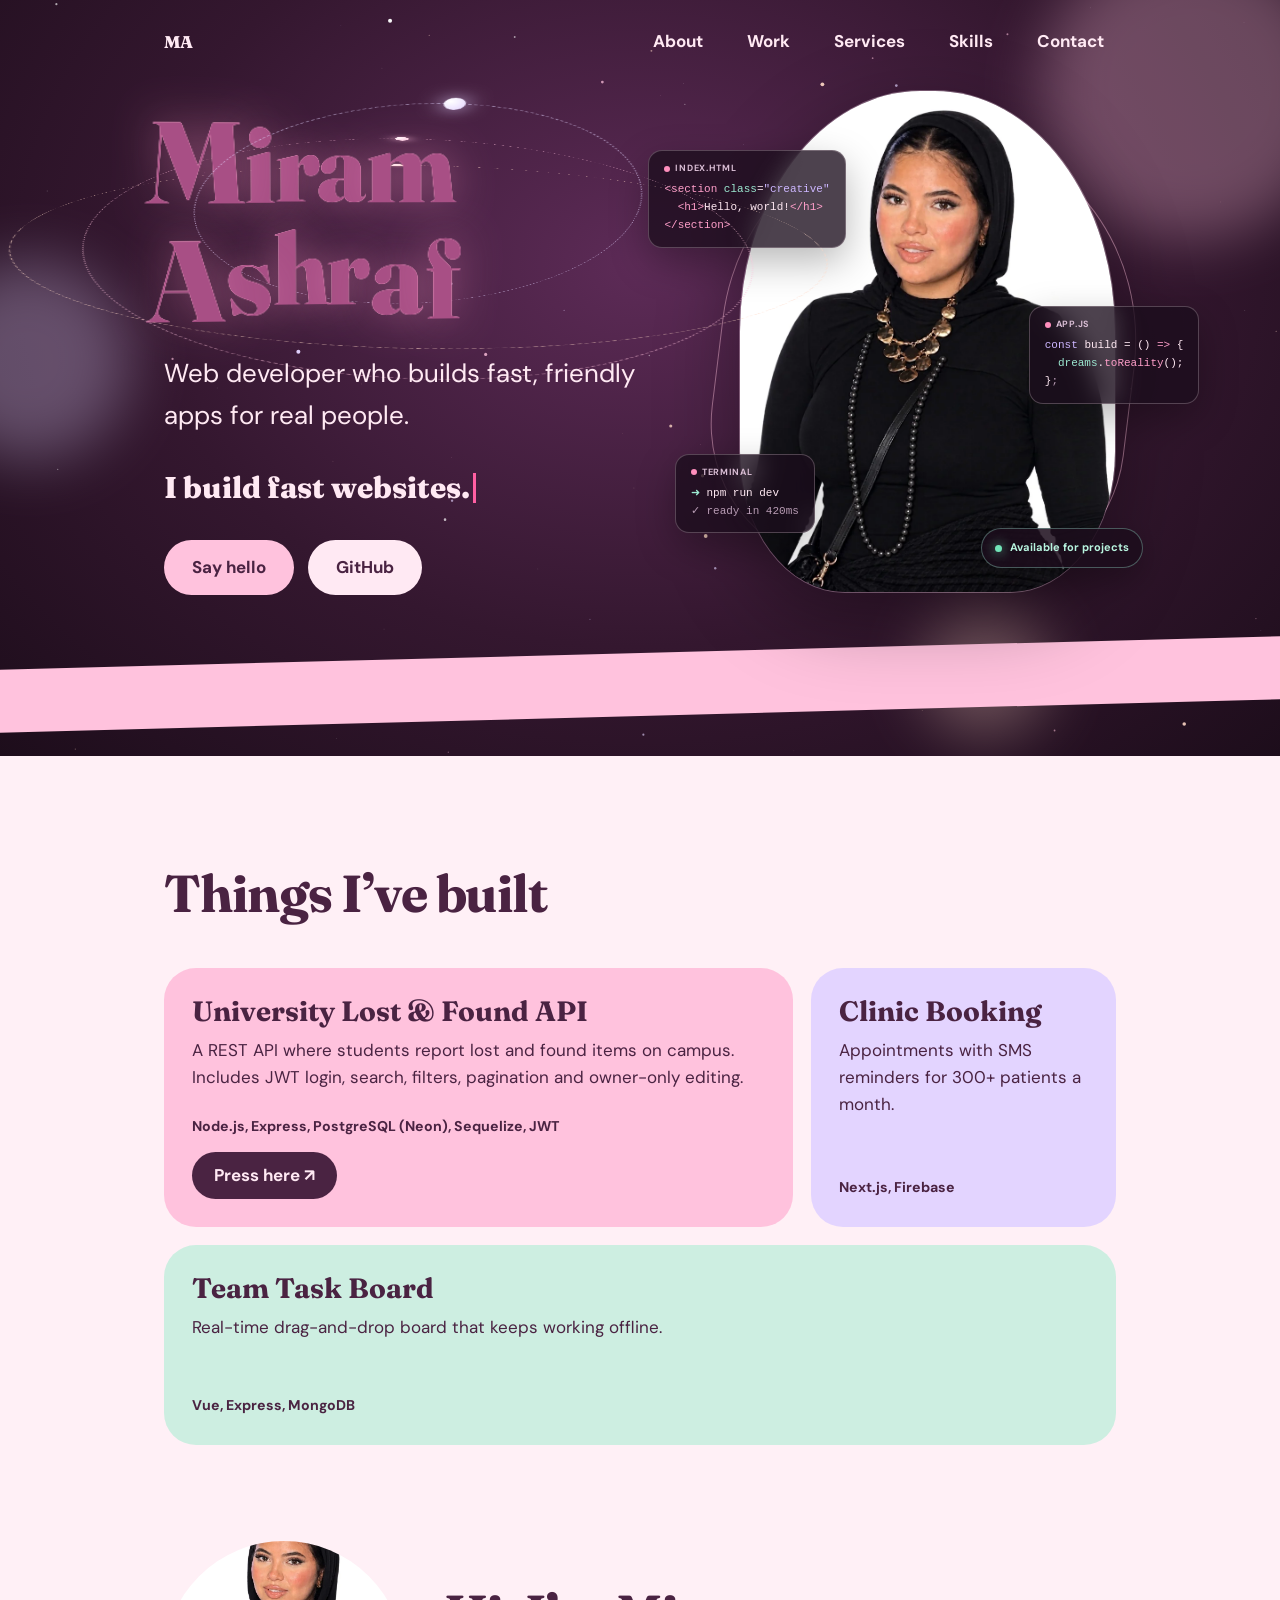
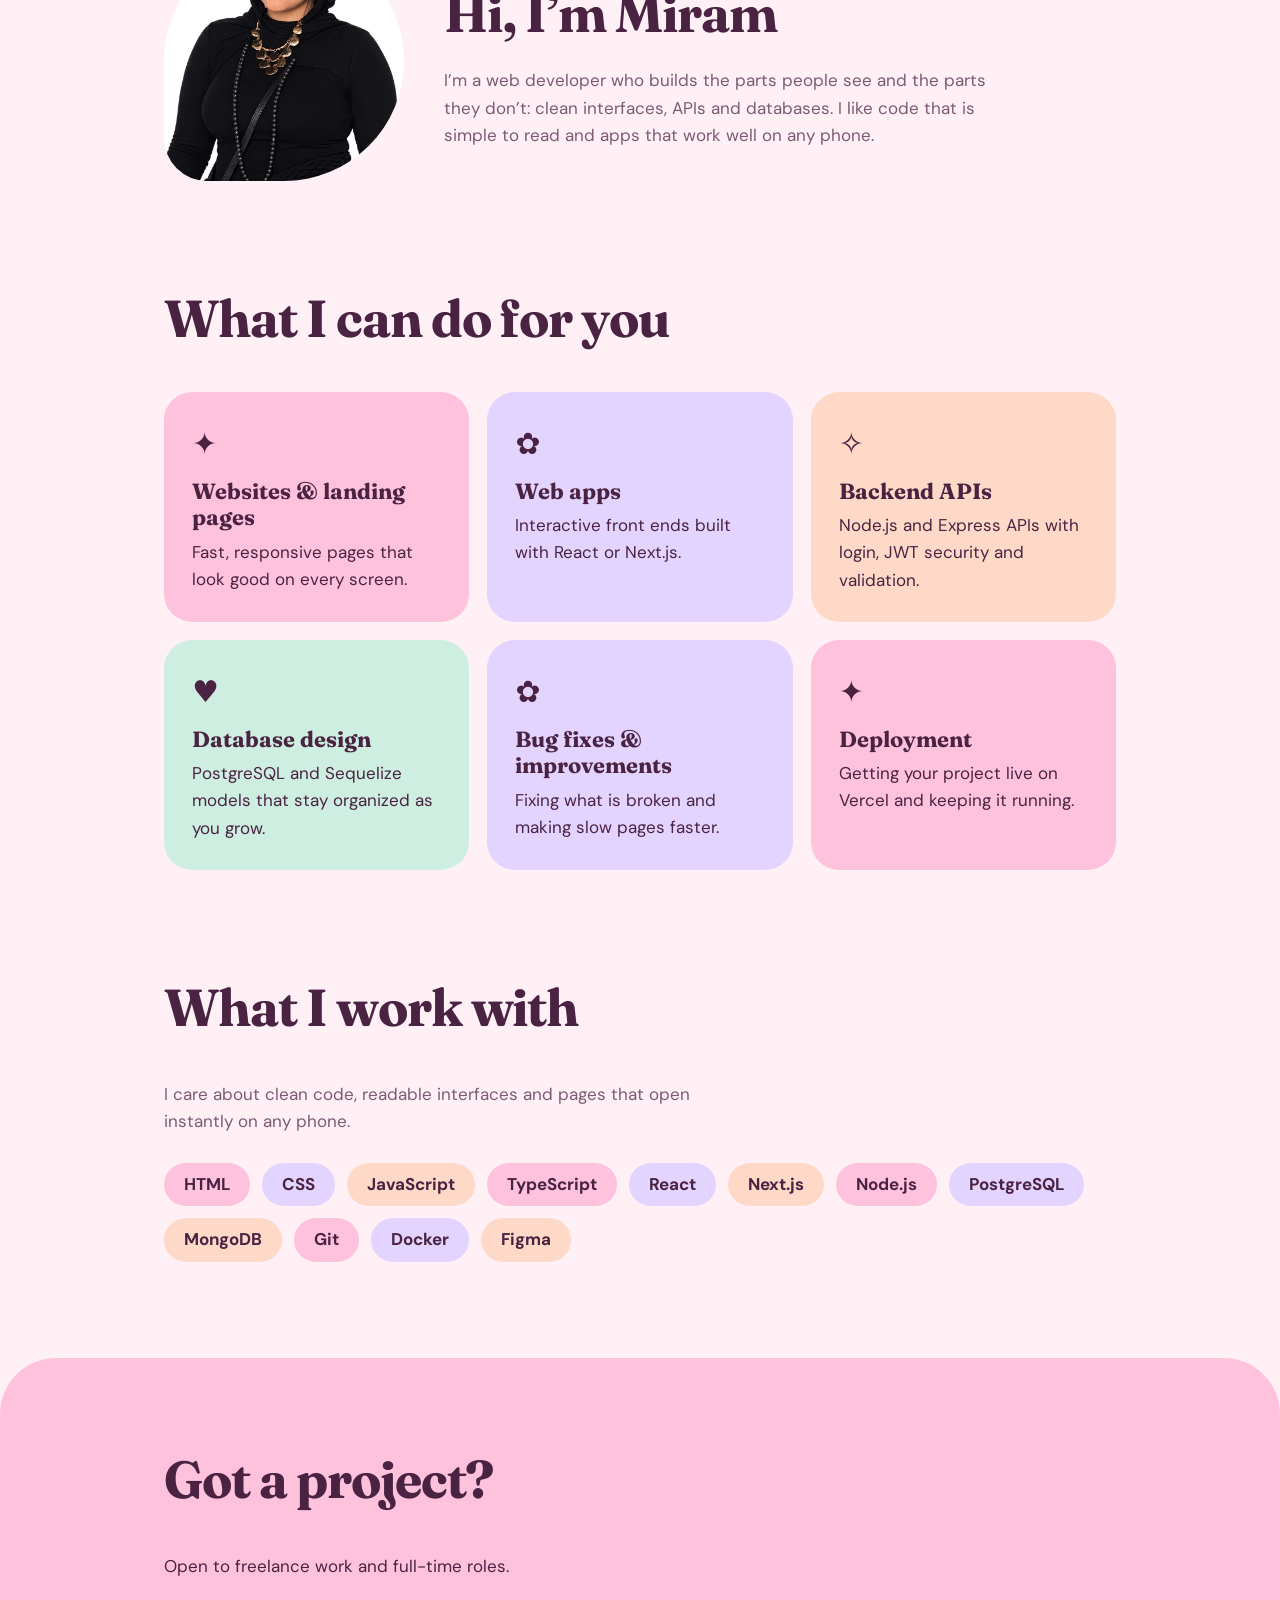
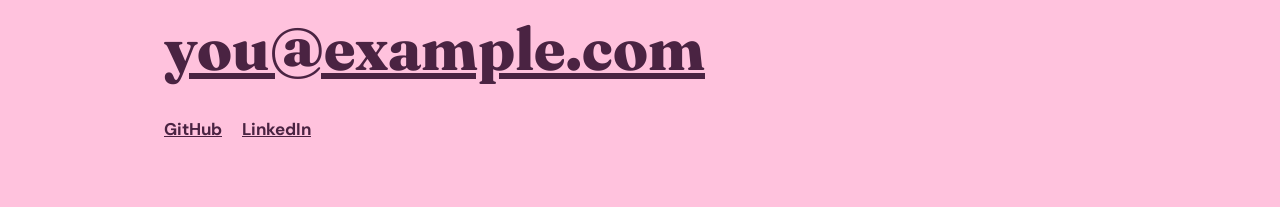
<file: index.html>
<!DOCTYPE html>
<html lang="en">
<head>
<meta charset="utf-8">
<meta name="viewport" content="width=device-width, initial-scale=1, viewport-fit=cover">
<title>Miram Ashraf – Web Developer</title>
<link rel="stylesheet" href="https://fonts.googleapis.com/css2?family=DM+Sans:wght@400;500;700&family=Fraunces:opsz,wght@9..144,600;9..144,800&display=swap">
<link rel="stylesheet" href="style.css">
</head>
<body>
<div class="prog" id="prog"></div><div class="glow" id="glow"></div>
<header class="hero">
<canvas id="stars"></canvas><span class="shoot" style="--t:7s;--d:1s;top:8%;left:12%"></span><span class="shoot" style="--t:9s;--d:4s;top:20%;left:55%"></span><span class="shoot" style="--t:11s;--d:7s;top:4%;left:78%"></span><span class="blob b1"></span><span class="blob b2"></span><span class="blob b3"></span>
<div class="wrap">
<nav><span>MA</span><span><a href="#about">About</a><a href="#work">Work</a><a href="#services">Services</a><a href="#skills">Skills</a><a href="#contact">Contact</a></span></nav>
<div class="hero-main">
<div class="hero-copy">
<h1 class="uni" aria-label="Miram Ashraf"><span class="scene" id="scene"><span class="ring" style="--w:min(640px,75vw);--t:26s;--c:#ffc2dd;--x:72deg"><i></i></span><span class="ring" style="--w:min(440px,58vw);--t:18s;--c:#e3d4ff;--x:-62deg;animation-direction:reverse"><i></i></span><span class="ring" style="--w:min(760px,95vw);--t:42s;--c:#ffd9c7;--x:80deg"><i></i></span><span class="line" data-t="Miram"></span><span class="line" data-t="Ashraf"></span></span></h1>
<p class="role">Web developer who builds fast, friendly apps for real people.</p>
<p class="type"><span id="tw"></span><i class="cur"></i></p>
<div class="btns"><a class="btn" href="#contact">Say hello</a><a class="btn gh" href="https://github.com/mytxg2zvdt-del" target="_blank" rel="noopener" style="animation-delay:1.8s">GitHub</a></div>
</div>
<div class="hero-portrait" aria-label="Portrait of Miram Ashraf">
<div class="code-float cf-html" aria-hidden="true"><div class="code-top"><span class="dot"></span> index.html</div><span class="pink">&lt;section</span> <span class="mint">class</span>=<span class="lilac">"creative"</span><br>&nbsp;&nbsp;<span class="pink">&lt;h1&gt;</span>Hello, world!<span class="pink">&lt;/h1&gt;</span><br><span class="pink">&lt;/section&gt;</span></div>
<div class="code-float cf-js" aria-hidden="true"><div class="code-top"><span class="dot"></span> app.js</div><span class="lilac">const</span> build = () <span class="pink">=&gt;</span> {<br>&nbsp;&nbsp;<span class="mint">dreams</span>.<span class="pink">toReality</span>();<br>}<span class="muted">;</span></div>
<div class="code-float cf-terminal" aria-hidden="true"><div class="code-top"><span class="dot"></span> terminal</div><span class="mint">➜</span> npm run dev<br><span class="muted">✓ ready in 420ms</span></div>
<div class="cf-status" aria-hidden="true"><i></i> Available for projects</div>
<img src="[data-uri]" alt="Miram Ashraf, web developer" fetchpriority="high"></div>
</div>
</div>
<div class="strip" aria-hidden="true"><div>React ✿ Next.js ✿ Node.js ✿ TypeScript ✿ PostgreSQL ✿ Figma ✿ React ✿ Next.js ✿ Node.js ✿ TypeScript ✿</div></div>
</header>

<section id="work"><div class="wrap">
<h2 class="rv">Things I’ve built</h2>
<div class="grid">
<a class="tile t1 rv" href="https://github.com/mytxg2zvdt-del" target="_blank" rel="noopener" aria-label="Open University Lost and Found API project on GitHub"><div><h3>University Lost &amp; Found API</h3><p>A REST API where students report lost and found items on campus. Includes JWT login, search, filters, pagination and owner-only editing.</p></div><small>Node.js, Express, PostgreSQL (Neon), Sequelize, JWT</small><span class="press">Press here ↗</span></a>
<a class="tile t2 rv" href="#"><div><h3>Clinic Booking</h3><p>Appointments with SMS reminders for 300+ patients a month.</p></div><small>Next.js, Firebase</small></a>
<a class="tile t3 rv" href="#"><div><h3>Team Task Board</h3><p>Real-time drag-and-drop board that keeps working offline.</p></div><small>Vue, Express, MongoDB</small></a>
</div>
</div></section>

<section id="about"><div class="wrap">
<div class="about-grid rv">
<div class="photo" id="photo"><img src="[data-uri]" alt="Miram Ashraf portrait"></div>
<div><h2>Hi, I’m Miram</h2><p class="bio">I’m a web developer who builds the parts people see and the parts they don’t: clean interfaces, APIs and databases. I like code that is simple to read and apps that work well on any phone.</p></div>
</div>
</div></section>

<section id="services"><div class="wrap">
<h2 class="rv">What I can do for you</h2>
<div class="svc">
<div class="sv rv" style="--bg:var(--pink)"><b>✦</b><h3>Websites &amp; landing pages</h3><p>Fast, responsive pages that look good on every screen.</p></div>
<div class="sv rv" style="--bg:var(--lilac)"><b>✿</b><h3>Web apps</h3><p>Interactive front ends built with React or Next.js.</p></div>
<div class="sv rv" style="--bg:var(--peach)"><b>✧</b><h3>Backend APIs</h3><p>Node.js and Express APIs with login, JWT security and validation.</p></div>
<div class="sv rv" style="--bg:var(--mint)"><b>♥</b><h3>Database design</h3><p>PostgreSQL and Sequelize models that stay organized as you grow.</p></div>
<div class="sv rv" style="--bg:var(--lilac)"><b>✿</b><h3>Bug fixes &amp; improvements</h3><p>Fixing what is broken and making slow pages faster.</p></div>
<div class="sv rv" style="--bg:var(--pink)"><b>✦</b><h3>Deployment</h3><p>Getting your project live on Vercel and keeping it running.</p></div>
</div>
</div></section>

<section id="skills"><div class="wrap">
<h2 class="rv">What I work with</h2>
<p class="about rv">I care about clean code, readable interfaces and pages that open instantly on any phone.</p>
<div class="skills rv"><span>HTML</span><span>CSS</span><span>JavaScript</span><span>TypeScript</span><span>React</span><span>Next.js</span><span>Node.js</span><span>PostgreSQL</span><span>MongoDB</span><span>Git</span><span>Docker</span><span>Figma</span></div>
</div></section>

<footer class="contact" id="contact"><div class="wrap">
<h2 class="rv">Got a project?</h2>
<p class="rv">Open to freelance work and full-time roles.</p>
<p class="rv"><a class="mail" href="mailto:you@example.com">you@example.com</a></p>
<a class="s" href="https://github.com/mytxg2zvdt-del" target="_blank" rel="noopener">GitHub</a><a class="s" href="#">LinkedIn</a>
</div></footer>
<script src="script.js" defer></script>
</body>
</html>
</file>
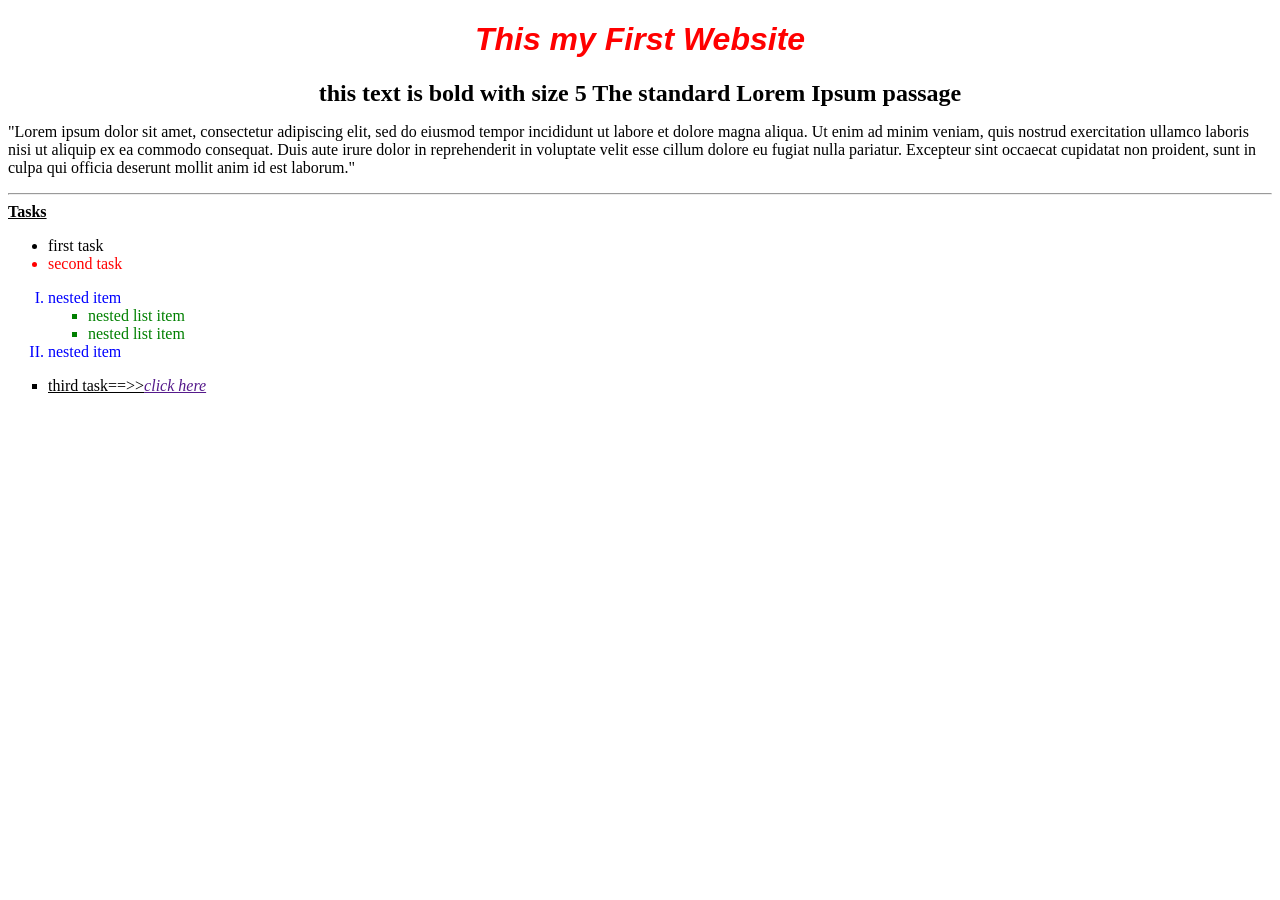
<file: miram.html>
<!DOCTYPE html>
<html>
<head>
<h1 align="middle" style="color: red;"><i><font face="Arial" size="6">This my First Website</font></i></h1>
</head>
<body>
<p align="center"><font size="5"><b>this text is bold with size 5 The standard Lorem Ipsum passage</b></font></p>
<p>"Lorem ipsum dolor sit amet, consectetur adipiscing elit, sed do eiusmod tempor incididunt ut labore et dolore magna aliqua. Ut enim ad minim veniam, quis nostrud exercitation ullamco laboris nisi ut aliquip
ex ea commodo consequat. Duis aute irure dolor in reprehenderit in voluptate velit esse cillum dolore eu fugiat nulla pariatur. Excepteur sint occaecat cupidatat non proident, sunt in culpa qui officia deserunt
mollit anim id est laborum."</p><hr>
<b><ins><font face="">Tasks</font></ins></b><br>
<ul>
<li>first task</li>
<li style="color: red" >second task</li></ul>
<ol type="I" start="I">
<li style="color: blue;"> nested item</li>
<ul type="square">
<li style="color: green;">nested list item</li>
<li style="color: green;">nested list item</li>

</ul>
<li style="color: blue;">nested item</li>
</ol>
<ul type="square">
<li><ins>third task==>></ins><dfn><a href="">click here</a></dfn></li>
</ul>
</body>

</html>
</file>
<file: style.css>
:root{--bg:#fff0f6;--pink:#ffc2dd;--lilac:#e3d4ff;--peach:#ffd9c7;--mint:#cdeee1;--ink:#4a2342;--mute:#7d5a74;--card-ink:#4a2342;
box-sizing:border-box;padding-top:env(safe-area-inset-top,0px);padding-bottom:env(safe-area-inset-bottom,0px);color-scheme:light}
@media (prefers-color-scheme:dark){:root:not([data-theme="light"]){--bg:#2a1428;--ink:#ffe9f3;--mute:#d4a9c4;color-scheme:dark}}
:root[data-theme="dark"]{--bg:#2a1428;--ink:#ffe9f3;--mute:#d4a9c4;color-scheme:dark}
html{scroll-padding-top:env(safe-area-inset-top,0px);scroll-behavior:smooth}
*{box-sizing:border-box}
body{margin:0;background:var(--bg);color:var(--ink);font:400 17px/1.6 "DM Sans",system-ui,-apple-system,"Segoe UI",sans-serif;overflow-x:hidden}
.wrap{max-width:1000px;margin:0 auto;padding:0 24px;position:relative}
nav{display:flex;justify-content:space-between;padding-top:24px;font-weight:700;position:relative;z-index:2}
nav a{color:var(--ink);text-decoration:none;margin-left:20px;padding:4px 12px;border-radius:99px;transition:background .25s,transform .25s;display:inline-block}
nav a:hover,nav a:focus-visible{background:var(--pink);color:#4a2342;transform:translateY(-3px) rotate(-3deg);outline:none}
.hero{position:relative;padding-bottom:40px;overflow:hidden}
.blob{position:absolute;border-radius:50%;filter:blur(2px);opacity:.85;animation:float 9s ease-in-out infinite}
.b1{width:300px;height:300px;background:var(--pink);top:-60px;right:-60px}
.b2{width:200px;height:200px;background:var(--lilac);top:260px;left:-70px;animation-delay:-3s;animation-duration:11s}
.b3{width:130px;height:130px;background:var(--peach);bottom:20px;right:18%;animation-delay:-6s;animation-duration:8s}
@keyframes float{0%,100%{transform:translate(0,0) scale(1)}33%{transform:translate(24px,-30px) scale(1.08)}66%{transform:translate(-20px,18px) scale(.95)}}
h1{font-family:"Fraunces",Georgia,serif;font-weight:800;font-size:clamp(54px,14vw,150px);line-height:.95;letter-spacing:-.03em;margin:72px 0 20px;position:relative}
h1 .l{display:inline-block;transform:translateY(110%) rotate(8deg);opacity:0;animation:rise .8s cubic-bezier(.2,.9,.3,1.2) forwards;animation-delay:calc(var(--i)*70ms + 200ms);transition:transform .3s}
h1 .l:hover{transform:translateY(-10px) rotate(-6deg);color:#ff5fa2}
h1 .line{display:block;overflow:hidden;padding-bottom:.08em}
@keyframes rise{to{transform:none;opacity:1}}
.role{font-size:clamp(18px,3vw,26px);max-width:26em;margin:0 0 28px;position:relative;opacity:0;animation:fade 1s 1.3s forwards}
@keyframes fade{to{opacity:1}}
.btn{display:inline-block;background:var(--pink);color:#4a2342;font-weight:700;padding:14px 28px;border-radius:99px;text-decoration:none;position:relative;opacity:0;animation:fade 1s 1.6s forwards;transition:transform .25s,box-shadow .25s}
.btn:hover{transform:scale(1.08) rotate(-2deg);box-shadow:0 10px 0 #ff9ccb}
.btn:focus-visible,.tile:focus-visible{outline:4px solid #ff5fa2;outline-offset:3px}
.strip{background:var(--pink);color:#4a2342;padding:14px 0;white-space:nowrap;overflow:hidden;font-family:"Fraunces",serif;font-weight:800;font-size:22px;transform:rotate(-1.5deg);margin:24px -20px 0}
.strip div{display:inline-block;padding-left:100%;animation:go 26s linear infinite}
@keyframes go{to{transform:translateX(-100%)}}
section{padding:96px 0 0}
h2{font-family:"Fraunces",serif;font-size:clamp(32px,6vw,52px);letter-spacing:-.02em;margin:0 0 32px}
.grid{display:grid;grid-template-columns:repeat(6,1fr);gap:18px}
.tile{padding:28px;border-radius:32px;color:#4a2342;text-decoration:none;display:flex;flex-direction:column;justify-content:space-between;min-height:250px;transition:transform .4s cubic-bezier(.2,.9,.3,1.3),border-radius .4s}
.tile:hover{transform:translateY(-10px) rotate(-1.5deg);border-radius:60px 32px 60px 32px}
.tile h3{font-family:"Fraunces",serif;font-size:28px;line-height:1.1;margin:0 0 10px}
.tile p{margin:0}
.tile small{font-weight:700;margin-top:24px;display:block}
.t1{grid-column:span 4;background:var(--pink);position:relative;overflow:visible}
.t2{grid-column:span 2;background:var(--lilac)}
.t3{grid-column:span 6;background:var(--mint);min-height:200px}
.about{max-width:34em;color:var(--mute);margin:0 0 28px}
.skills{display:flex;flex-wrap:wrap;gap:12px}
.skills span{background:var(--pink);color:#4a2342;border-radius:99px;padding:8px 20px;font-weight:700;transition:transform .3s cubic-bezier(.2,.9,.3,1.6)}
.skills span:nth-child(3n+2){background:var(--lilac)}
.skills span:nth-child(3n){background:var(--peach)}
.skills span:hover{transform:scale(1.2) rotate(-5deg)}
.contact{margin-top:96px;background:var(--pink);color:#4a2342;padding:80px 0 64px;border-radius:56px 56px 0 0}
.contact p{margin:0 0 20px}
.mail{font-family:"Fraunces",serif;font-weight:800;font-size:clamp(24px,6vw,60px);color:#4a2342;word-break:break-all;background:linear-gradient(#fff 0 0) 0 100%/0 .12em no-repeat;transition:background-size .5s}
.mail:hover,.mail:focus-visible{background-size:100% .12em;outline:none}
.contact a.s{color:#4a2342;font-weight:700;margin-right:20px}
.rv{opacity:0;transform:translateY(40px) scale(.97);transition:opacity .8s,transform .8s cubic-bezier(.2,.9,.3,1)}
.rv.on{opacity:1;transform:none}
.grid .rv:nth-child(2){transition-delay:.12s}.grid .rv:nth-child(3){transition-delay:.24s}
.type{font-family:"Fraunces",serif;font-weight:800;font-size:clamp(20px,3.4vw,30px);margin:0 0 28px;position:relative;min-height:1.5em}
.cur{display:inline-block;width:3px;height:1em;background:#ff5fa2;margin-left:3px;vertical-align:-.15em;animation:blink 1s steps(2) infinite}
@keyframes blink{50%{opacity:0}}
.sp{position:absolute;bottom:-30px;font-size:var(--s);opacity:0;pointer-events:none;animation:up var(--d) linear infinite;animation-delay:var(--w)}
@keyframes up{10%{opacity:.9}100%{transform:translateY(-640px) rotate(220deg);opacity:0}}
.btns{display:flex;gap:14px;flex-wrap:wrap}
.btn.gh{background:var(--ink);color:var(--bg)}
.btn.gh:hover{animation:wig .5s}
@keyframes wig{25%{transform:rotate(-6deg) scale(1.1)}75%{transform:rotate(6deg) scale(1.1)}}
.contact a.s:hover{display:inline-block;animation:wig .5s}
.tile{will-change:transform}
.hero{background:radial-gradient(ellipse at 50% 35%,#5d2b57 0%,#34172f 55%,#1d0d1b 100%);color:#ffe9f3}
.hero .wrap{text-align:center}
.hero nav a{color:#ffe9f3}
.hero nav span:first-child{font-weight:800;font-family:"Fraunces",serif}
.hero .btn.gh{background:#ffe9f3;color:#4a2342}
.hero .btns{justify-content:center}
.hero .role{margin-left:auto;margin-right:auto}
.hero .blob{opacity:.3;filter:blur(30px)}
#stars{position:absolute;inset:0;width:100%;height:100%;z-index:0}
.uni{perspective:1000px;margin:64px 0 24px;text-align:center}
.scene{display:block;position:relative;transform-style:preserve-3d}
.uni .line{display:block;overflow:visible;transform-style:preserve-3d}
.uni .l{position:relative;transform-style:preserve-3d;text-shadow:0 0 40px rgba(255,150,200,.45)}
.uni .l::before,.uni .l::after{content:attr(data-c);position:absolute;left:0;top:0;text-shadow:none}
.uni .l::before{transform:translateZ(-14px);color:#ff8fc0}
.uni .l::after{transform:translateZ(-28px);color:#a84f85}
.uni .l:hover{translate:0 -16px}
@keyframes rise{to{transform:translateZ(var(--z,0px));opacity:1}}
.ring{position:absolute;left:50%;top:50%;width:var(--w);height:var(--w);margin:calc(var(--w)/-2) 0 0 calc(var(--w)/-2);border:1px dashed color-mix(in srgb,var(--c) 60%,transparent);border-radius:50%;transform:rotateX(var(--x)) rotateZ(0);animation:spin var(--t) linear infinite;pointer-events:none}
.ring i{position:absolute;top:-9px;left:50%;width:18px;height:18px;border-radius:50%;background:radial-gradient(circle at 30% 30%,#fff,var(--c));box-shadow:0 0 20px var(--c)}
@keyframes spin{to{transform:rotateX(var(--x)) rotateZ(360deg)}}
.shoot{position:absolute;width:130px;height:2px;background:linear-gradient(90deg,transparent,#fff);opacity:0;transform:rotate(25deg);animation:shoot var(--t) linear infinite;animation-delay:var(--d);pointer-events:none}
@keyframes shoot{0%{opacity:0;translate:0 0}2%{opacity:1}10%{opacity:0;translate:520px 242px}100%{opacity:0;translate:520px 242px}}
.prog{position:fixed;top:0;left:0;right:0;height:4px;background:linear-gradient(90deg,#ff8fc0,#c9a8ff,#ffb48f);transform-origin:0 50%;transform:scaleX(0);z-index:50}
.glow{position:fixed;left:0;top:0;width:380px;height:380px;margin:-190px 0 0 -190px;border-radius:50%;background:radial-gradient(circle,rgba(255,140,195,.28),transparent 65%);pointer-events:none;z-index:-1}
.skills span{animation:bob 3.2s ease-in-out infinite}
.skills span:nth-child(even){animation-delay:-1.6s}
.skills span:nth-child(3n){animation-delay:-.8s}
@keyframes bob{50%{translate:0 -8px}}
.press{display:inline-block;align-self:flex-start;margin-top:14px;background:#4a2342;color:#ffe9f3;font-weight:700;padding:10px 22px;border-radius:99px;animation:pulse 1.8s ease-in-out infinite}
@keyframes pulse{0%,100%{box-shadow:0 0 0 0 rgba(74,35,66,.45)}50%{box-shadow:0 0 0 12px rgba(74,35,66,0)}}
.about-grid{display:grid;grid-template-columns:240px 1fr;gap:40px;align-items:center}
.photo{width:240px;height:240px;background:var(--lilac);color:#4a2342;display:grid;place-items:center;align-content:center;overflow:hidden;border-radius:50% 50% 50% 18%;animation:morph 9s ease-in-out infinite;font:800 64px/1 "Fraunces",serif;text-align:center}
.photo small{font:600 14px "DM Sans",sans-serif}
.photo img{width:100%;height:100%;object-fit:cover;display:block}
@keyframes morph{0%,100%{border-radius:50% 50% 50% 18%}33%{border-radius:42% 58% 38% 62%}66%{border-radius:60% 40% 55% 45%}}
.bio{color:var(--mute);max-width:32em;margin:0}
.about-grid h2{margin-bottom:12px}
.svc{display:grid;grid-template-columns:repeat(auto-fit,minmax(250px,1fr));gap:18px}
.sv{background:var(--bg-c,var(--bg));background:var(--bg);color:#4a2342;border-radius:28px;padding:28px;transition:transform .4s cubic-bezier(.2,.9,.3,1.4),border-radius .4s}
.sv:hover{transform:translateY(-8px) rotate(1.5deg);border-radius:50px 28px 50px 28px}
.sv b{display:block;font-size:30px;margin-bottom:10px;transition:transform .5s}
.sv:hover b{transform:rotate(180deg) scale(1.3)}
.sv h3{font-family:"Fraunces",serif;font-size:22px;line-height:1.2;margin:0 0 8px}
.sv p{margin:0}
@media(max-width:640px){.about-grid{grid-template-columns:1fr;justify-items:center;text-align:center}}
@media (prefers-reduced-motion:reduce){.sp,.shoot{display:none}}
@media(max-width:640px){.t1,.t2,.t3{grid-column:span 6}.tile{min-height:200px}}
@media (prefers-reduced-motion:reduce){*{animation:none!important;transition:none!important}h1 .l,.role,.btn,.rv{opacity:1;transform:none}}

/* Hero portrait: animated profile photo on the first screen */
.hero .wrap{text-align:left;z-index:1}
.hero nav{align-items:center}
.hero nav span:last-child{display:flex;flex-wrap:wrap;justify-content:flex-end}
.hero-main{display:grid;grid-template-columns:minmax(0,1.15fr) minmax(260px,.85fr);align-items:center;gap:clamp(24px,5vw,70px);min-height:570px;padding:24px 0 30px;position:relative;z-index:1}
.hero-copy{min-width:0;position:relative;z-index:2}
.hero h1.uni{font-size:clamp(54px,8.2vw,112px);margin:28px 0 22px;text-align:left;}
.hero .scene{display:block}
.hero .uni .line{white-space:nowrap}
.hero .role{margin-left:0;margin-right:0;max-width:22em}
.hero .type{min-height:1.5em}
.hero .btns{justify-content:flex-start}
.hero-portrait{position:relative;justify-self:center;width:min(100%,390px);aspect-ratio:3/4;isolation:isolate;animation:portrait-enter 1s .35s both cubic-bezier(.2,.8,.2,1);}
.hero-portrait::before{content:"";position:absolute;inset:8% -5% 4%;border:1px solid rgba(255,194,221,.5);border-radius:48% 48% 32% 32%;transform:rotate(7deg);animation:portrait-orbit 12s ease-in-out infinite;z-index:-1}
.hero-portrait::after{content:"";position:absolute;inset:12% -2% 0;border-radius:48% 48% 30% 30%;background:radial-gradient(ellipse,rgba(255,143,192,.23),transparent 68%);filter:blur(24px);z-index:-2}
.hero-portrait img{display:block;width:100%;height:100%;object-fit:cover;object-position:50% 20%;border-radius:48% 48% 28% 28%;border:1px solid rgba(255,233,243,.28);box-shadow:0 24px 80px rgba(0,0,0,.35);animation:portrait-float 5.5s ease-in-out infinite;}
/* Floating developer-code panels around the portrait */
.code-float{position:absolute;z-index:4;padding:12px 15px;border:1px solid rgba(255,233,243,.24);border-radius:14px;background:rgba(28,13,29,.78);color:#ffe9f3;box-shadow:0 14px 38px rgba(0,0,0,.28);backdrop-filter:blur(12px);font:500 11px/1.65 ui-monospace,SFMono-Regular,Menlo,Consolas,monospace;white-space:nowrap;pointer-events:none;animation:code-drift 5.8s ease-in-out infinite}
.code-float .code-top{display:flex;align-items:center;gap:5px;margin-bottom:6px;color:#d9bdd4;font:700 9px/1.2 "DM Sans",sans-serif;letter-spacing:.08em;text-transform:uppercase}
.code-float .dot{width:6px;height:6px;border-radius:50%;background:#ff8fbd;display:inline-block}
.code-float .pink{color:#ff9fca}.code-float .mint{color:#9ce9d1}.code-float .lilac{color:#cdb7ff}.code-float .muted{color:#b99db5}
.cf-html{top:12%;left:-24%;animation-delay:-1.4s}.cf-js{top:43%;right:-22%;animation-delay:-3.1s}.cf-terminal{bottom:12%;left:-17%;animation-delay:-.4s}.cf-status{position:absolute;right:-7%;bottom:5%;z-index:5;display:flex;align-items:center;gap:8px;padding:10px 13px;border:1px solid rgba(156,233,209,.35);border-radius:999px;background:rgba(28,13,29,.86);color:#b8f4df;font-size:11px;font-weight:700;box-shadow:0 12px 30px rgba(0,0,0,.22);animation:status-pulse 2.8s ease-in-out infinite}
.cf-status i{width:7px;height:7px;background:#72e4b8;border-radius:50%;box-shadow:0 0 12px #72e4b8}
@keyframes code-drift{0%,100%{transform:translateY(0) rotate(-2deg)}50%{transform:translateY(-12px) rotate(1deg)}}
@keyframes status-pulse{0%,100%{box-shadow:0 12px 30px rgba(0,0,0,.22)}50%{box-shadow:0 12px 34px rgba(114,228,184,.18)}}
@media(max-width:900px){.cf-html{left:-10%}.cf-js{right:-8%}.cf-terminal{left:-7%}.cf-status{right:-2%}.code-float{font-size:10px;padding:10px 12px}}
@media(max-width:700px){.code-float{font-size:9px;padding:8px 10px;border-radius:11px}.cf-html{top:8%;left:-4%}.cf-js{top:46%;right:-3%}.cf-terminal{bottom:10%;left:-3%}.cf-status{right:0;bottom:2%;font-size:10px}.hero-portrait{width:min(68vw,300px)}}
@keyframes portrait-enter{from{opacity:0;transform:translateY(32px) scale(.96)}to{opacity:1;transform:none}}
@keyframes portrait-float{0%,100%{transform:translateY(0) rotate(0)}50%{transform:translateY(-10px) rotate(.5deg)}}
@keyframes portrait-orbit{0%,100%{transform:rotate(7deg) scale(1)}50%{transform:rotate(-4deg) scale(1.025)}}
@media(max-width:700px){.hero .wrap{text-align:center}.hero nav{gap:10px}.hero nav span:last-child{gap:0;justify-content:center}.hero nav a{margin-left:0;padding:4px 8px;font-size:13px}.hero-main{grid-template-columns:1fr;gap:8px;padding-top:18px;min-height:0}.hero-copy{text-align:center}.hero h1.uni{font-size:clamp(56px,13vw,88px);text-align:center;margin:22px 0 18px}.hero .role{margin-left:auto;margin-right:auto}.hero .btns{justify-content:center}.hero-portrait{width:min(68vw,300px);grid-row:1;aspect-ratio:3/4;margin:12px auto 4px}.hero-copy{grid-row:2}.hero .type{font-size:22px}}
@media(prefers-reduced-motion:reduce){.hero-portrait,.hero-portrait img,.hero-portrait::before{animation:none!important}}
</file>
